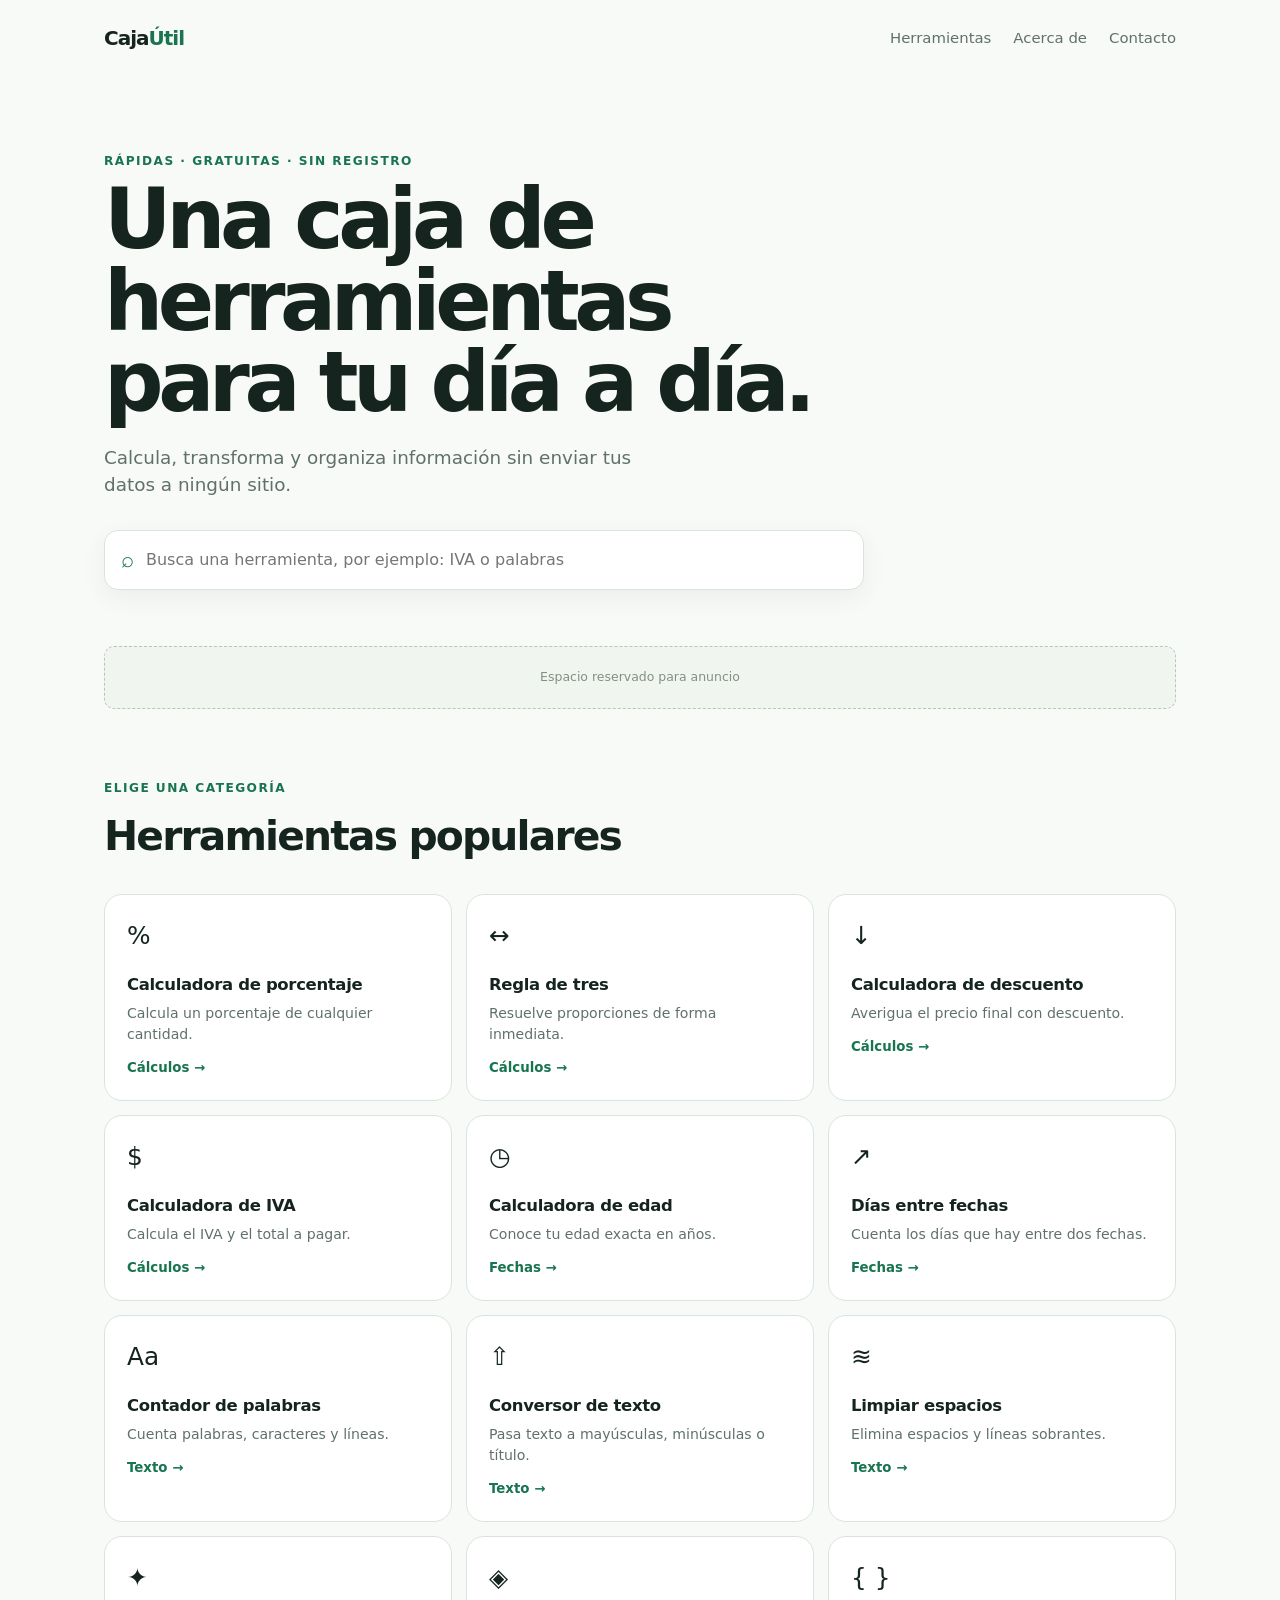
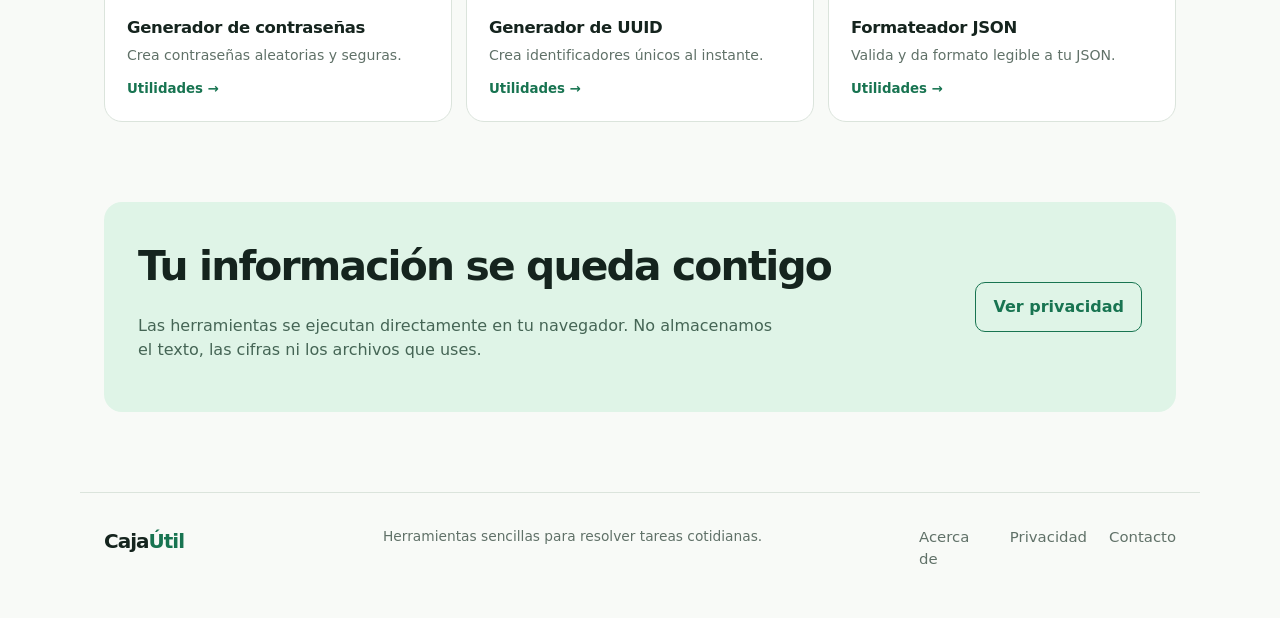
<file: index.html>
<!doctype html>
<html lang="es">
<head>
  <meta charset="utf-8"><meta name="viewport" content="width=device-width, initial-scale=1">
  <meta name="description" content="Herramientas online gratuitas: cálculos, texto, fechas y utilidades. Todo funciona en tu navegador.">
  <title>Herramientas claras y gratuitas | Caja Útil</title><link rel="stylesheet" href="styles.css">
</head>
<body>
  <header class="site-header"><a class="brand" href="index.html">Caja<span>Útil</span></a><nav><a href="#herramientas">Herramientas</a><a href="acerca-de.html">Acerca de</a><a href="contacto.html">Contacto</a></nav></header>
  <main>
    <section class="hero"><p class="eyebrow">RÁPIDAS · GRATUITAS · SIN REGISTRO</p><h1>Una caja de herramientas para tu día a día.</h1><p>Calcula, transforma y organiza información sin enviar tus datos a ningún sitio.</p><label class="search"><span>⌕</span><input id="tool-search" type="search" placeholder="Busca una herramienta, por ejemplo: IVA o palabras"></label></section>
    <aside class="ad-slot" aria-label="Espacio reservado para publicidad">Espacio reservado para anuncio</aside>
    <section id="herramientas" class="tools-section"><div class="section-title"><div><p class="eyebrow">ELIGE UNA CATEGORÍA</p><h2>Herramientas populares</h2></div></div><div id="tool-grid" class="tool-grid"></div></section>
    <section class="promise"><div><h2>Tu información se queda contigo</h2><p>Las herramientas se ejecutan directamente en tu navegador. No almacenamos el texto, las cifras ni los archivos que uses.</p></div><a class="button secondary" href="privacidad.html">Ver privacidad</a></section>
  </main>
  <footer><a class="brand" href="index.html">Caja<span>Útil</span></a><p>Herramientas sencillas para resolver tareas cotidianas.</p><div><a href="acerca-de.html">Acerca de</a><a href="privacidad.html">Privacidad</a><a href="contacto.html">Contacto</a></div></footer><script src="app.js"></script>
</body></html>
</file>
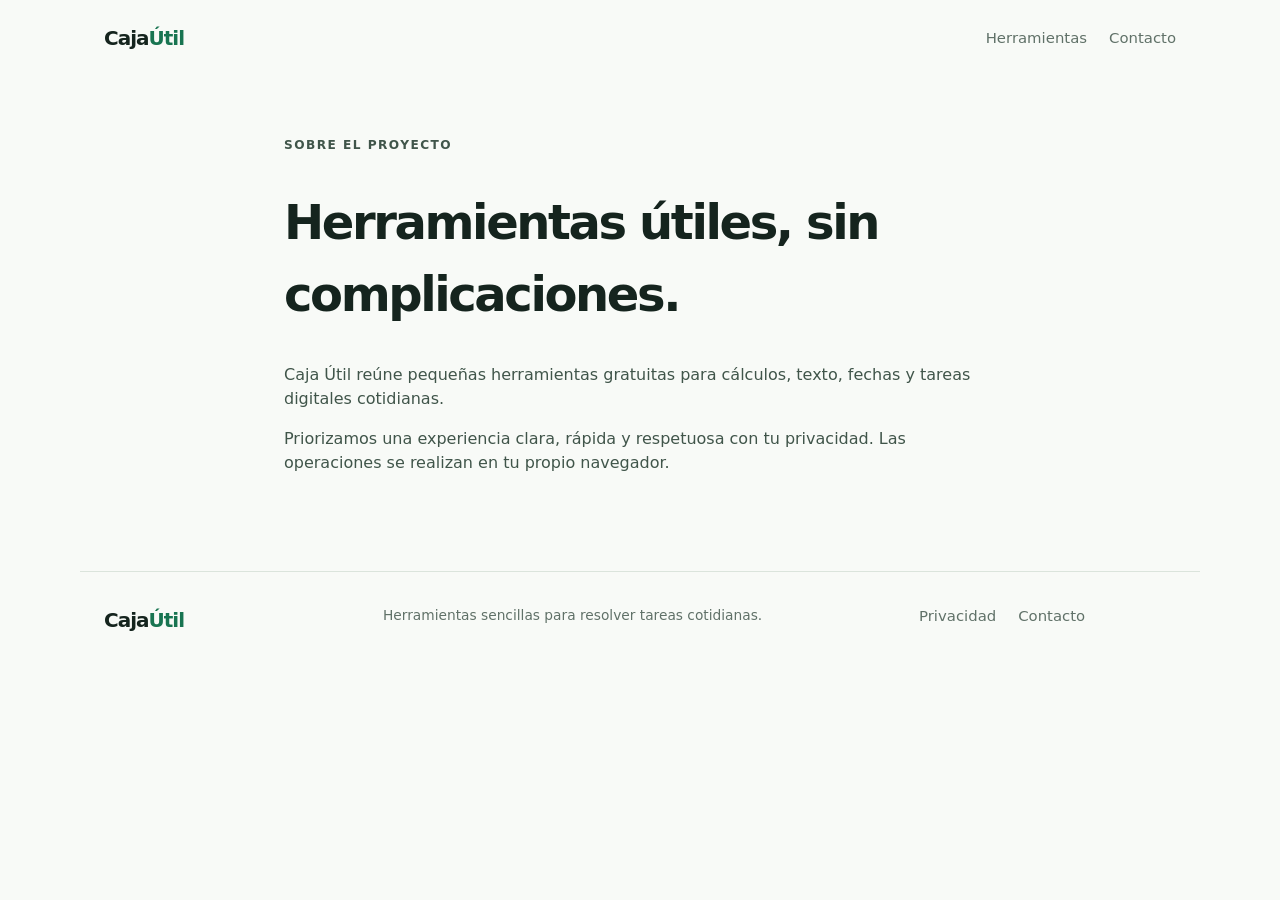
<file: acerca-de.html>
<!doctype html><html lang="es"><head><meta charset="utf-8"><meta name="viewport" content="width=device-width,initial-scale=1"><title>Acerca de | Caja Útil</title><link rel="stylesheet" href="styles.css"></head><body><header class="site-header"><a class="brand" href="index.html">Caja<span>Útil</span></a><nav><a href="index.html#herramientas">Herramientas</a><a href="contacto.html">Contacto</a></nav></header><main class="info-page"><p class="eyebrow">SOBRE EL PROYECTO</p><h1>Herramientas útiles, sin complicaciones.</h1><p>Caja Útil reúne pequeñas herramientas gratuitas para cálculos, texto, fechas y tareas digitales cotidianas.</p><p>Priorizamos una experiencia clara, rápida y respetuosa con tu privacidad. Las operaciones se realizan en tu propio navegador.</p></main><footer><a class="brand" href="index.html">Caja<span>Útil</span></a><p>Herramientas sencillas para resolver tareas cotidianas.</p><div><a href="privacidad.html">Privacidad</a><a href="contacto.html">Contacto</a></div></footer></body></html>
</file>
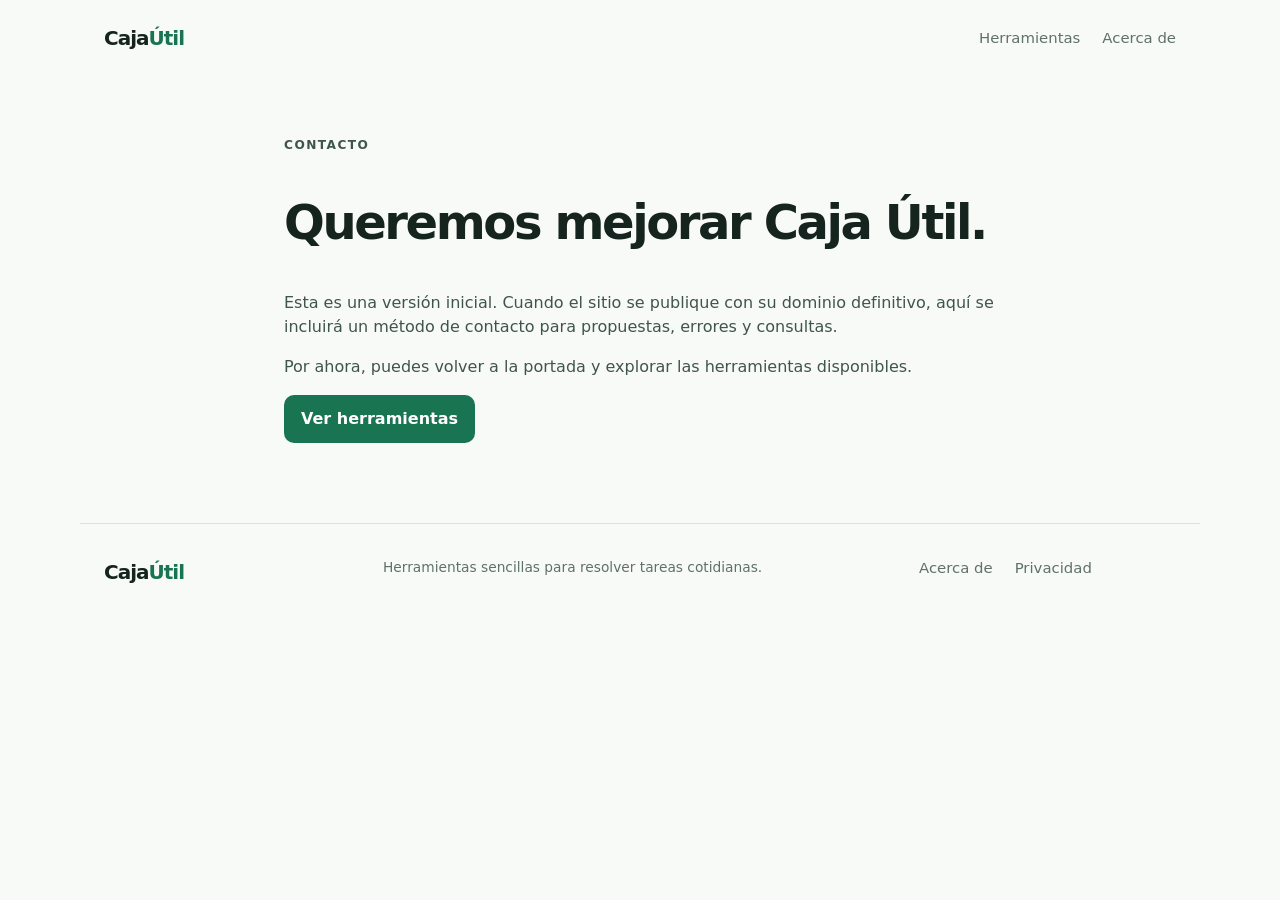
<file: contacto.html>
<!doctype html><html lang="es"><head><meta charset="utf-8"><meta name="viewport" content="width=device-width,initial-scale=1"><title>Contacto | Caja Útil</title><link rel="stylesheet" href="styles.css"></head><body><header class="site-header"><a class="brand" href="index.html">Caja<span>Útil</span></a><nav><a href="index.html#herramientas">Herramientas</a><a href="acerca-de.html">Acerca de</a></nav></header><main class="info-page"><p class="eyebrow">CONTACTO</p><h1>Queremos mejorar Caja Útil.</h1><p>Esta es una versión inicial. Cuando el sitio se publique con su dominio definitivo, aquí se incluirá un método de contacto para propuestas, errores y consultas.</p><p>Por ahora, puedes volver a la portada y explorar las herramientas disponibles.</p><a class="button" href="index.html">Ver herramientas</a></main><footer><a class="brand" href="index.html">Caja<span>Útil</span></a><p>Herramientas sencillas para resolver tareas cotidianas.</p><div><a href="acerca-de.html">Acerca de</a><a href="privacidad.html">Privacidad</a></div></footer></body></html>
</file>
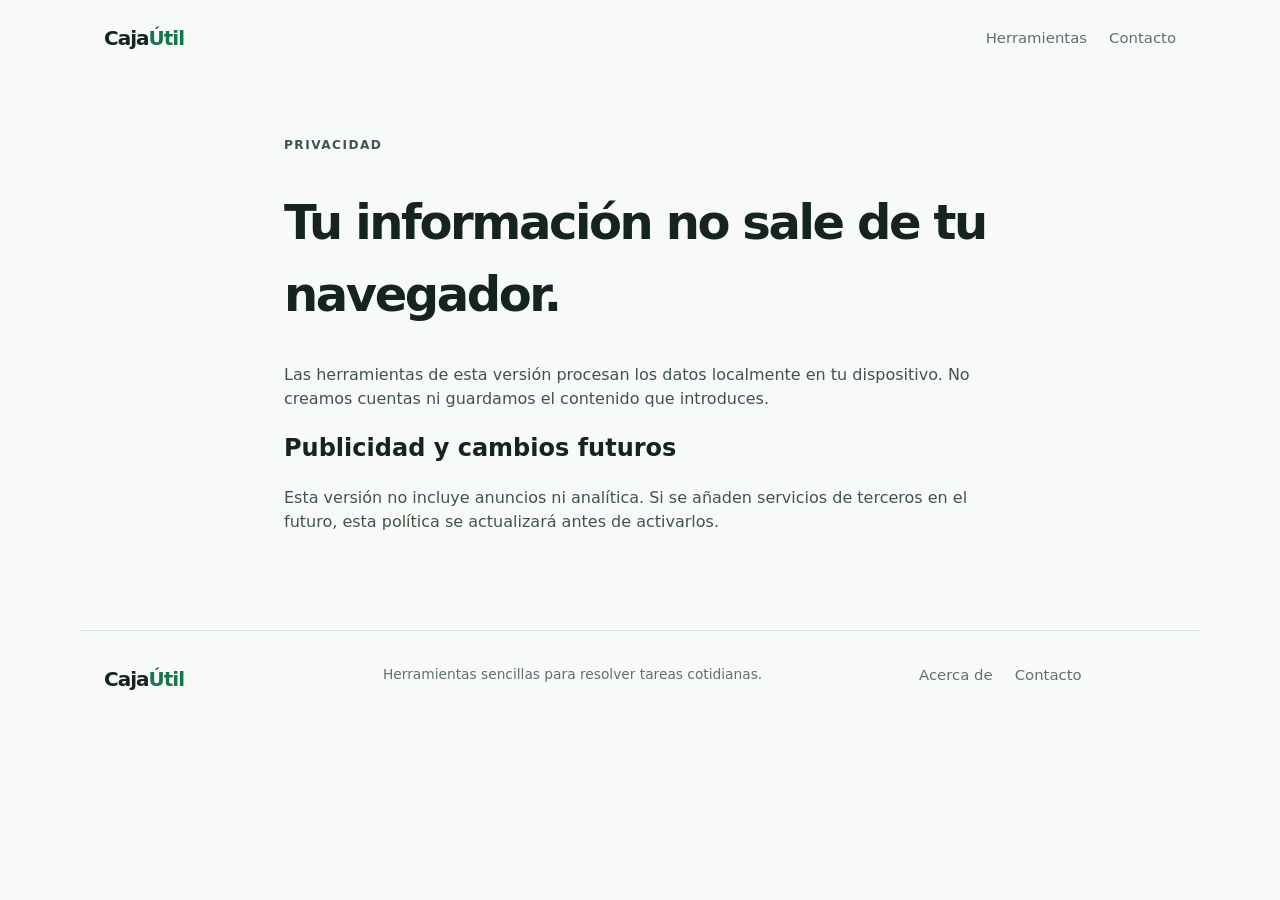
<file: privacidad.html>
<!doctype html><html lang="es"><head><meta charset="utf-8"><meta name="viewport" content="width=device-width,initial-scale=1"><title>Privacidad | Caja Útil</title><link rel="stylesheet" href="styles.css"></head><body><header class="site-header"><a class="brand" href="index.html">Caja<span>Útil</span></a><nav><a href="index.html#herramientas">Herramientas</a><a href="contacto.html">Contacto</a></nav></header><main class="info-page"><p class="eyebrow">PRIVACIDAD</p><h1>Tu información no sale de tu navegador.</h1><p>Las herramientas de esta versión procesan los datos localmente en tu dispositivo. No creamos cuentas ni guardamos el contenido que introduces.</p><h2>Publicidad y cambios futuros</h2><p>Esta versión no incluye anuncios ni analítica. Si se añaden servicios de terceros en el futuro, esta política se actualizará antes de activarlos.</p></main><footer><a class="brand" href="index.html">Caja<span>Útil</span></a><p>Herramientas sencillas para resolver tareas cotidianas.</p><div><a href="acerca-de.html">Acerca de</a><a href="contacto.html">Contacto</a></div></footer></body></html>
</file>
<file: styles.css>
:root{--ink:#15241e;--muted:#607168;--paper:#f8faf7;--line:#dbe4dc;--accent:#187451;--accent-soft:#dff4e7;--yellow:#fff0af;--radius:18px}*{box-sizing:border-box}body{margin:0;background:var(--paper);color:var(--ink);font-family:Inter,ui-sans-serif,system-ui,-apple-system,"Segoe UI",sans-serif;line-height:1.5}.site-header,main,footer{max-width:1120px;margin:auto;padding-left:24px;padding-right:24px}.site-header{min-height:76px;display:flex;align-items:center;justify-content:space-between}.brand{color:var(--ink);font-weight:800;font-size:1.25rem;text-decoration:none;letter-spacing:-.05em}.brand span{color:var(--accent)}nav,footer div{display:flex;gap:22px}a{color:inherit}nav a,footer a{font-size:.93rem;text-decoration:none;color:var(--muted)}nav a:hover,footer a:hover{color:var(--accent)}.hero{padding:76px 0 56px;max-width:760px}.eyebrow{font-size:.76rem;font-weight:800;color:var(--accent);letter-spacing:.12em;margin:0 0 9px}.hero h1{font-size:clamp(2.45rem,7vw,5.2rem);line-height:.98;letter-spacing:-.065em;margin:0 0 20px}.hero>p:not(.eyebrow){font-size:1.15rem;color:var(--muted);max-width:580px}.search{display:flex;align-items:center;gap:12px;background:#fff;border:1px solid var(--line);border-radius:14px;padding:0 16px;margin-top:31px;box-shadow:0 8px 25px #183d2810}.search span{font-size:1.4rem;color:var(--accent)}.search input{width:100%;border:0;padding:17px 0;font:inherit;outline:0;background:transparent}.ad-slot{border:1px dashed #b8c6b9;background:#f1f5f0;color:#829084;text-align:center;padding:21px;border-radius:10px;font-size:.78rem;margin-bottom:70px}.tools-section{padding-bottom:80px}.section-title h2,.promise h2,.tool-page h1{margin:0;letter-spacing:-.045em;font-size:clamp(1.7rem,4vw,2.55rem)}.tool-grid{display:grid;grid-template-columns:repeat(3,1fr);gap:14px;margin-top:27px}.tool-card{background:white;border:1px solid var(--line);border-radius:var(--radius);padding:22px;text-decoration:none;min-height:168px;transition:transform .16s,box-shadow .16s}.tool-card:hover{transform:translateY(-3px);box-shadow:0 12px 30px #183d2814}.tool-icon{font-size:1.55rem}.tool-card h3{margin:19px 0 5px;font-size:1.03rem;letter-spacing:-.02em}.tool-card p{margin:0;color:var(--muted);font-size:.88rem}.tool-card small{display:block;margin-top:13px;color:var(--accent);font-weight:700}.promise{display:flex;justify-content:space-between;align-items:center;gap:30px;background:var(--accent-soft);padding:34px;border-radius:var(--radius);margin-bottom:80px}.promise p{color:#456555;max-width:640px}.button{display:inline-block;background:var(--accent);padding:12px 17px;border-radius:10px;color:#fff;border:0;font:inherit;font-weight:700;cursor:pointer;text-decoration:none}.button.secondary{background:transparent;color:var(--accent);border:1px solid var(--accent)}footer{border-top:1px solid var(--line);padding-top:33px;padding-bottom:48px;display:grid;grid-template-columns:1fr 2fr 1fr;gap:22px}footer p{margin:0;color:var(--muted);font-size:.86rem}.tool-page{padding-top:54px;padding-bottom:80px}.breadcrumb{font-size:.86rem;color:var(--muted);text-decoration:none}.tool-page header{max-width:720px;margin:22px 0 34px}.tool-page header p:last-child{color:var(--muted);font-size:1.05rem}.tool-workspace{max-width:760px;background:#fff;border:1px solid var(--line);border-radius:var(--radius);padding:28px}.form-grid{display:grid;grid-template-columns:repeat(2,1fr);gap:16px}.field{display:grid;gap:6px;font-size:.88rem;font-weight:700}.field input,.field textarea,.field select{font:inherit;font-weight:400;border:1px solid #c8d4ca;border-radius:9px;padding:11px;background:#fff;color:var(--ink);width:100%}.field textarea{min-height:190px;resize:vertical}.field.full{grid-column:1/-1}.actions{display:flex;gap:10px;flex-wrap:wrap;margin-top:20px}.result{margin-top:20px;background:#f1f8f3;border-left:4px solid var(--accent);padding:15px 17px;border-radius:7px;font-weight:700;min-height:54px;white-space:pre-wrap}.result.error{background:#fff1ef;border-color:#b44735;color:#7f261b}.related{max-width:760px;margin-top:42px}.related ul{display:flex;flex-wrap:wrap;gap:9px;padding:0;list-style:none}.related a{display:block;border:1px solid var(--line);background:white;border-radius:999px;padding:8px 12px;text-decoration:none;font-size:.88rem}.info-page{max-width:760px;padding-top:60px;padding-bottom:80px}.info-page h1{letter-spacing:-.05em;font-size:3rem}.info-page p,.info-page li{color:#40554a}.hidden{display:none!important}@media(max-width:720px){.site-header{min-height:65px}.site-header nav{gap:13px}.tool-grid{grid-template-columns:repeat(2,1fr)}.promise,footer{display:block}.promise .button{margin-top:8px}footer div{margin-top:18px}.form-grid{grid-template-columns:1fr}.tool-workspace{padding:20px}}@media(max-width:420px){nav a:nth-child(2){display:none}.site-header,main,footer{padding-left:16px;padding-right:16px}.tool-grid{grid-template-columns:1fr}.hero{padding-top:48px}}
</file>
